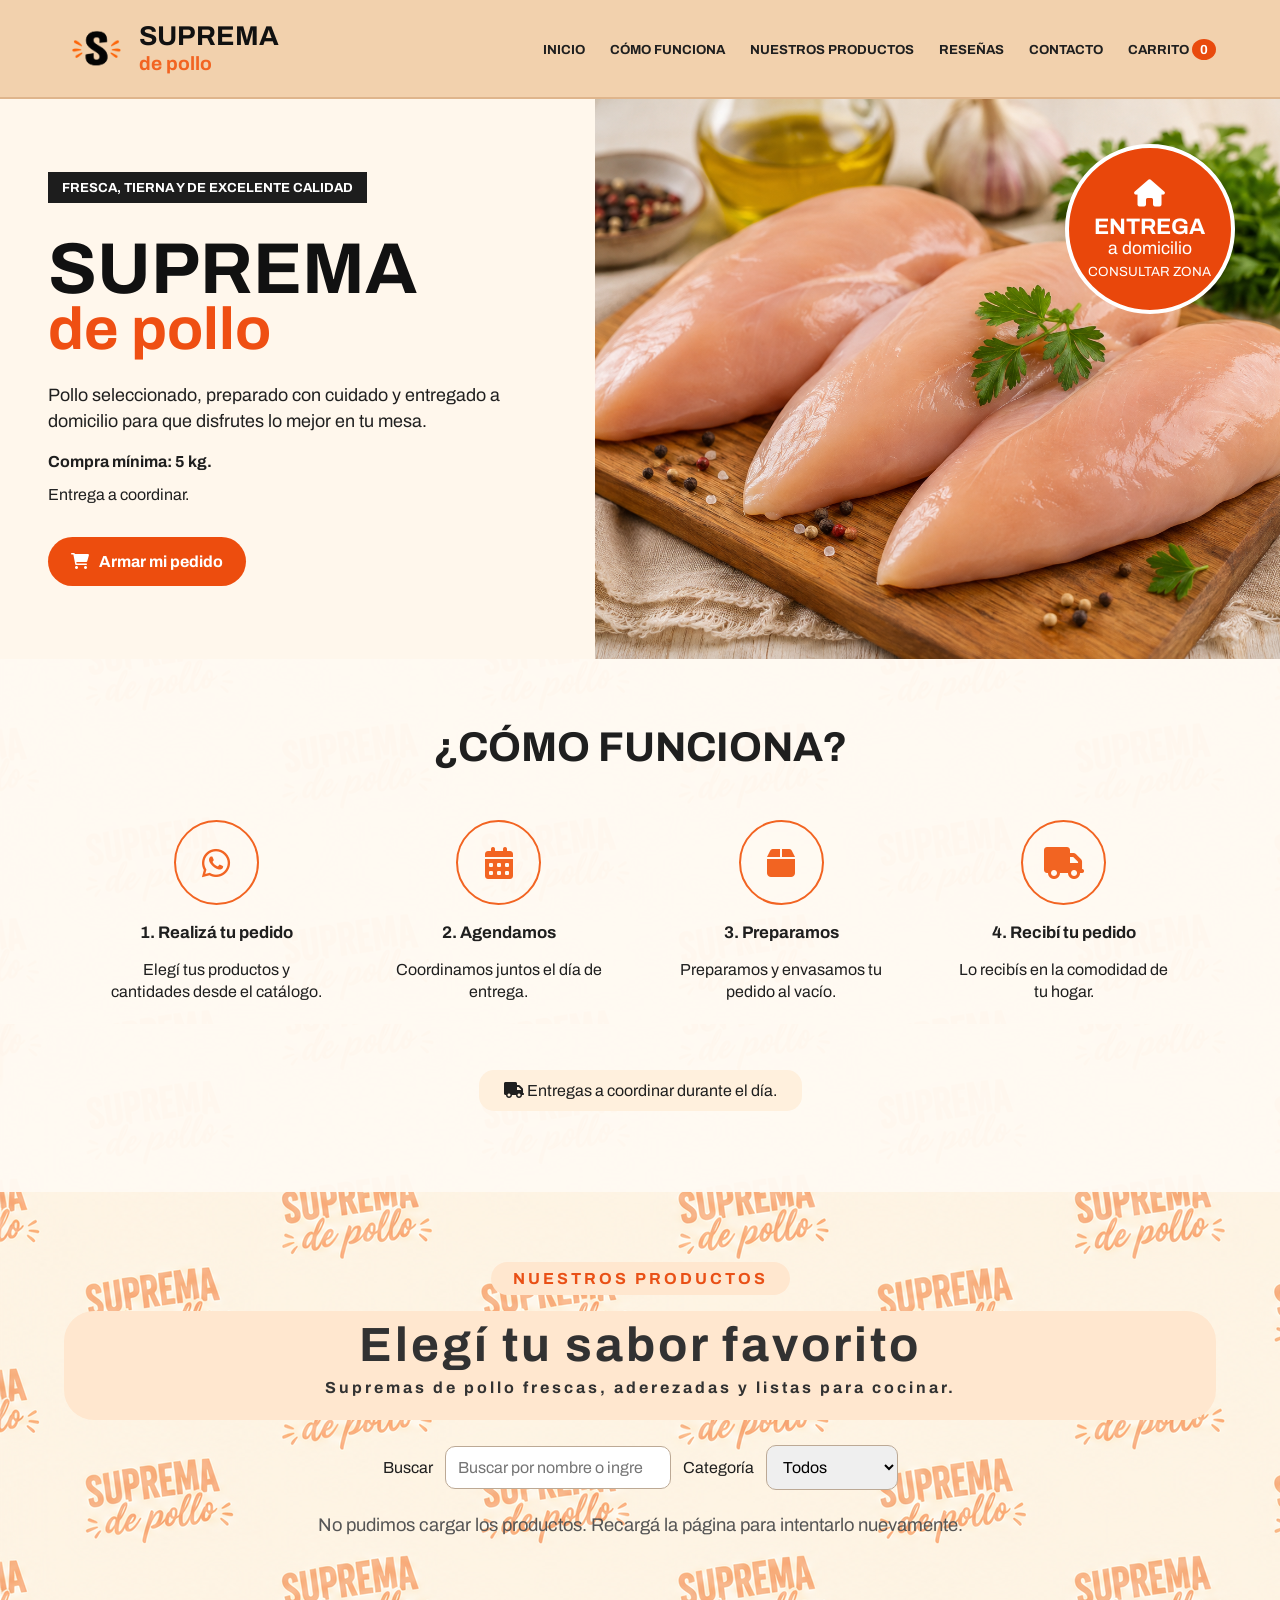
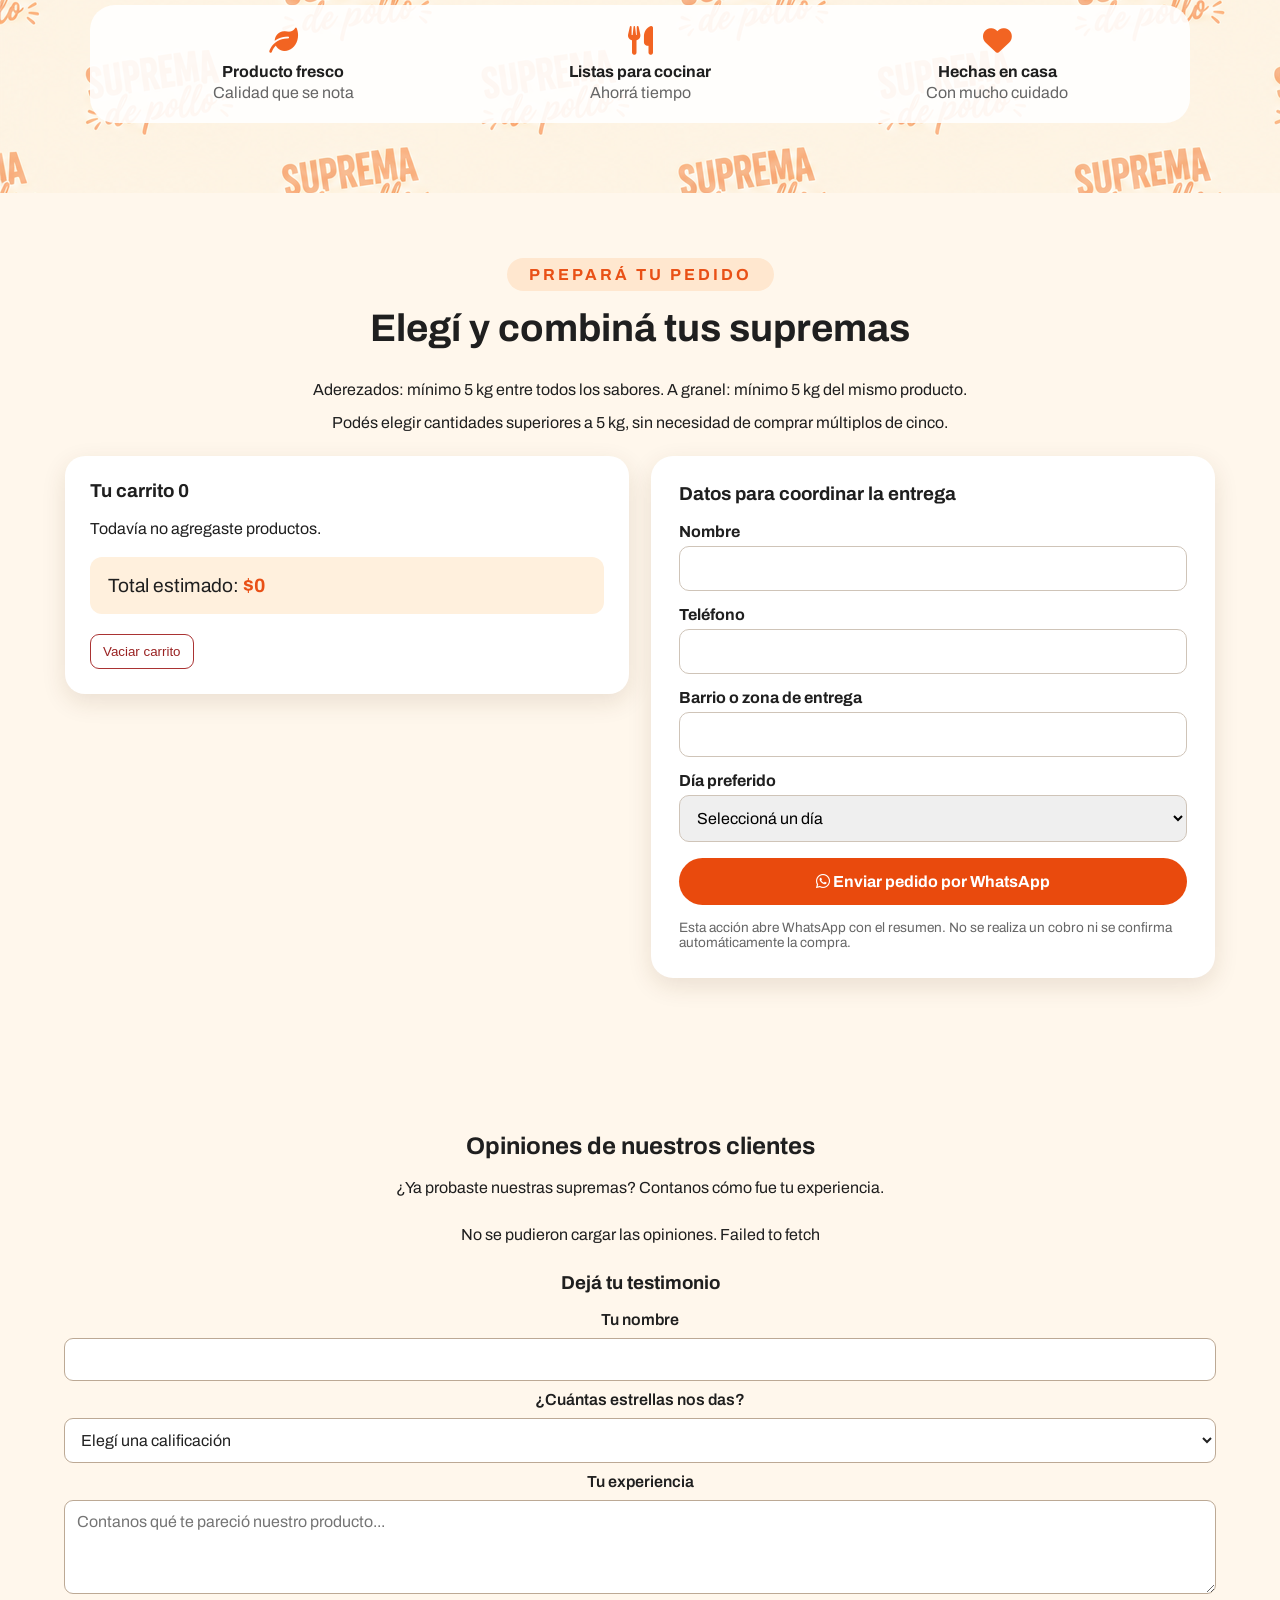
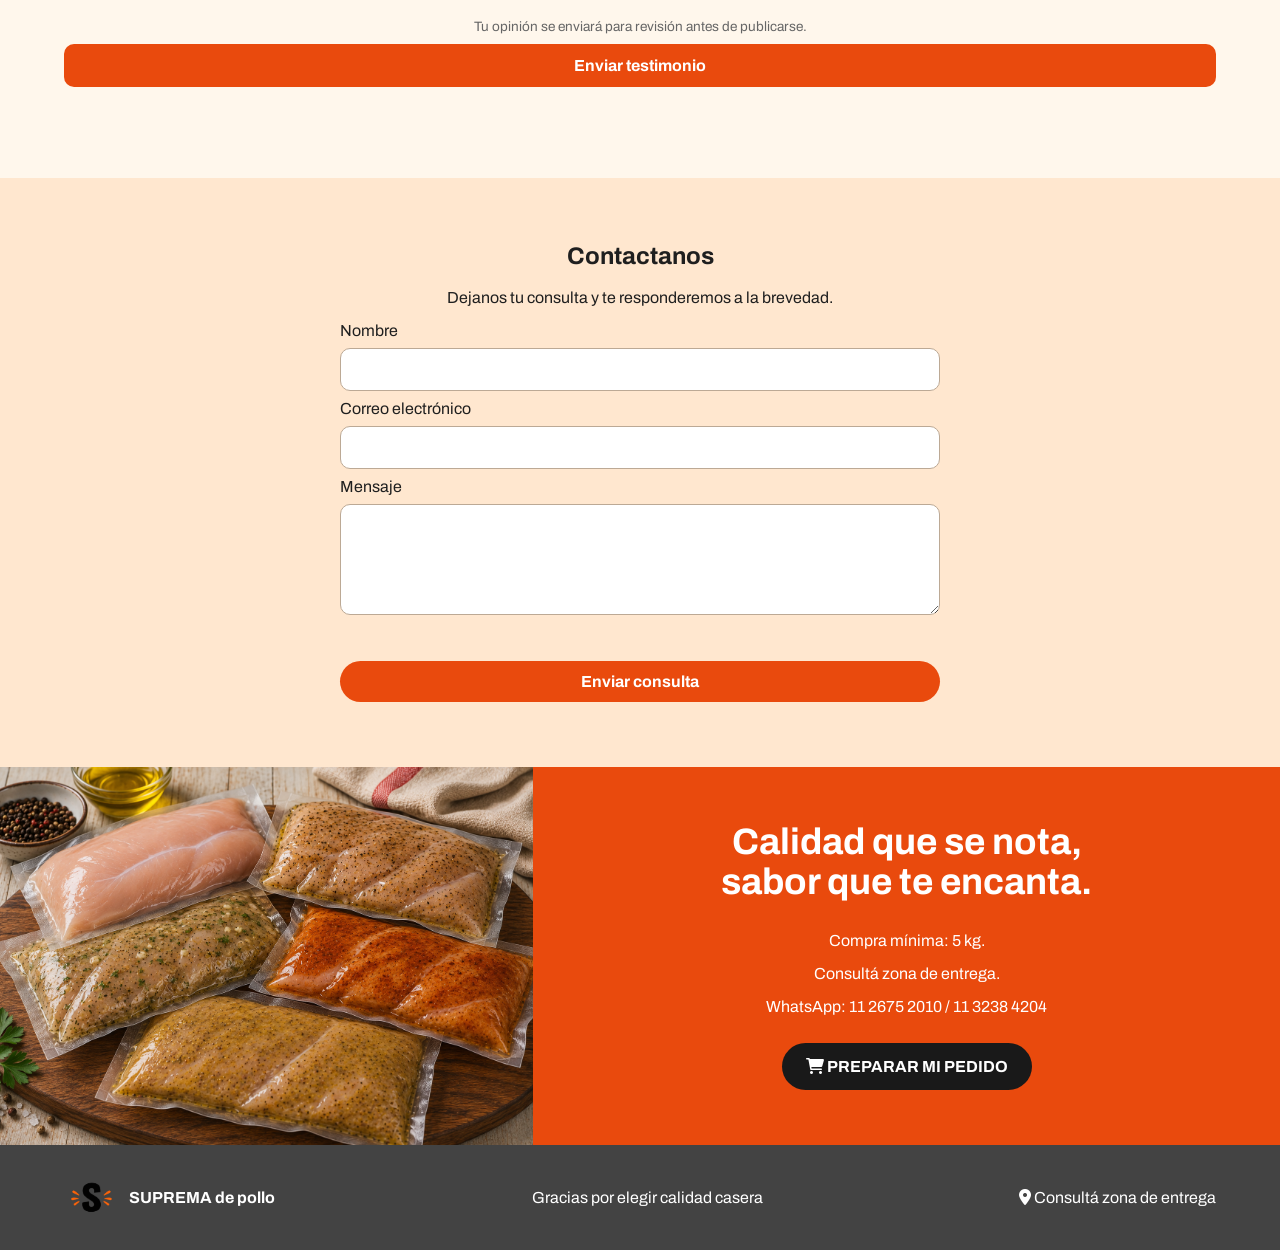
<file: index.html>
<!DOCTYPE html>
<html lang="es">

<head>
    <meta charset="UTF-8">
    <meta name="viewport" content="width=device-width, initial-scale=1.0">
    <title>Suprema de Pollo | Supremas frescas para cocinar</title>
    <meta name="description" content="Supremas de pollo frescas, a granel y aderezadas. Combiná sabores desde 5 kg y coordiná tu entrega.">
    <meta name="theme-color" content="#f2d1ad">
    <link rel="preconnect" href="https://fonts.googleapis.com">
    <link href="https://fonts.googleapis.com/css2?family=Archivo:wght@400;600;700;800&display=swap" rel="stylesheet">
    <link rel="stylesheet" href="https://cdnjs.cloudflare.com/ajax/libs/font-awesome/6.0.0-beta3/css/all.min.css">
    <link rel="stylesheet" href="styles.css?v=20261112-1">
    <link rel="icon" type="image/png" href="img/favicon.png">
</head>

<body>

    <header>
        <div class="marca">
            <img class="header__logo" src="img/favicon.png" alt="Logo Suprema de Pollo">
            <div>
                <h1>SUPREMA</h1>
                <p>de pollo</p>
            </div>
        </div>

        <nav>
            <ul>
                <li><a href="#inicio">INICIO</a></li>
                <li><a href="#como-funciona">CÓMO FUNCIONA</a></li>
                <li><a href="#productos">NUESTROS PRODUCTOS</a></li>
                <li><a href="#resenas">RESEÑAS</a></li>
                <li><a href="#contacto-formulario">CONTACTO</a></li>
                <li><a href="#carrito">CARRITO <span id="contador-carrito" aria-live="polite">0</span></a></li>
            </ul>
        </nav>
    </header>

    <main>

        <section id="inicio">
            <div class="inicio__texto">
                <p class="mini-titulo">FRESCA, TIERNA Y DE EXCELENTE CALIDAD</p>
                <h2 id="titulo_inicio">SUPREMA <span>de pollo</span></h2>

                <p class="descripcion-inicio">
                    Pollo seleccionado, preparado con cuidado y entregado a domicilio
                    para que disfrutes lo mejor en tu mesa.
                </p>

                <p><strong>Compra mínima: 5 kg.</strong></p>
                <p>Entrega a coordinar.</p>

                <a class="boton-principal" href="#como-funciona">
                    <i class="fas fa-shopping-cart" aria-hidden="true"></i> Armar mi pedido
                </a>
            </div>

            <div class="inicio__foto">
                <img src="img/suprema-pollo.png" alt="Supremas de pollo frescas">
                <div class="circulo-entrega">
                    <i class="fas fa-house"></i>
                    <strong>ENTREGA</strong>
                    <span>a domicilio</span>
                    <small>Consultar zona</small>
                </div>
            </div>
        </section>


        <section id="como-funciona">
            <h2>¿CÓMO FUNCIONA?</h2>

            <div class="pasos">
                <article>
                    <i class="fab fa-whatsapp"></i>
                    <h3>1. Realizá tu pedido</h3>
                    <p>Elegí tus productos y cantidades desde el catálogo.</p>
                </article>

                <article>
                    <i class="fas fa-calendar-alt"></i>
                    <h3>2. Agendamos</h3>
                    <p>Coordinamos juntos el día de entrega.</p>
                </article>

                <article>
                    <i class="fas fa-box"></i>
                    <h3>3. Preparamos</h3>
                    <p>Preparamos y envasamos tu pedido al vacío.</p>
                </article>

                <article>
                    <i class="fas fa-truck"></i>
                    <h3>4. Recibí tu pedido</h3>
                    <p>Lo recibís en la comodidad de tu hogar.</p>
                </article>
            </div>

            <p class="aviso-entrega"><i class="fas fa-truck"></i> Entregas a coordinar durante el día.</p>
        </section>



        <section id="productos">
            <p class="subtitulo-naranja">NUESTROS PRODUCTOS</p>
                <div class="h2-gris"> 
                    <h2>Elegí tu sabor favorito</h2>
                    <p>Supremas de pollo frescas, aderezadas y listas para cocinar.</p>
                </div>

            <div class="catalogo-controles">
                <label for="buscar-producto">Buscar</label>
                <input id="buscar-producto" type="search" placeholder="Buscar por nombre o ingrediente">
                <label for="filtro-tipo">Categoría</label>
                <select id="filtro-tipo"><option value="todos">Todos</option><option value="granel">A granel</option><option value="aderezado">Aderezados</option></select>
            </div>
            <p id="estado-catalogo" role="status" aria-live="polite">Cargando productos...</p>
            <div class="productos__contenedor" id="productos-contenedor"></div>

            <div class="beneficios">
                <div><i class="fas fa-leaf"></i><strong>Producto fresco</strong><span>Calidad que se nota</span></div>
                <div><i class="fas fa-utensils"></i><strong>Listas para cocinar</strong><span>Ahorrá tiempo</span></div>
                <div><i class="fas fa-heart"></i><strong>Hechas en casa</strong><span>Con mucho cuidado</span></div>
            </div>
        </section>


        <a class="carrito-flotante" href="#carrito" id="acceso-carrito-flotante" aria-label="Ver carrito de compras">🛒 <span id="carrito-flotante-resumen">Ver carrito</span></a>

        <section id="hacer-pedido">
            <p class="subtitulo-naranja">PREPARÁ TU PEDIDO</p>
            <h2>Elegí y combiná tus supremas</h2>
            <p>Aderezados: mínimo 5 kg entre todos los sabores. A granel: mínimo 5 kg del mismo producto.</p>
            <p>Podés elegir cantidades superiores a 5 kg, sin necesidad de comprar múltiplos de cinco.</p>
            <div class="compra-layout">
                <div id="carrito" class="panel-compra">
                    <h3>Tu carrito <span id="carrito-cantidad" aria-live="polite">0</span></h3>
                    <div id="carrito-lista"><p>Todavía no agregaste productos.</p></div>
                    <p id="carrito-reglas" role="status" aria-live="polite"></p>
                    <p class="total-pedido">Total estimado: <strong id="carrito-total">$0</strong></p>
                    <button id="vaciar-carrito" type="button" class="boton-secundario">Vaciar carrito</button>
                </div>
                <form id="formulario-pedido" class="panel-compra">
                    <h3>Datos para coordinar la entrega</h3>
                    <label for="pedido-nombre">Nombre</label><input id="pedido-nombre" type="text" required autocomplete="name">
                    <label for="pedido-telefono">Teléfono</label><input id="pedido-telefono" type="tel" required autocomplete="tel">
                    <label for="pedido-zona">Barrio o zona de entrega</label><input id="pedido-zona" type="text" required>
                    <label for="pedido-dia">Día preferido</label>
                    <select id="pedido-dia" required><option value="">Seleccioná un día</option><option>Lunes</option><option>Viernes</option></select>
                    <p id="pedido-aviso" role="status" aria-live="polite"></p>
                    <button type="submit"><i class="fab fa-whatsapp" aria-hidden="true"></i> Enviar pedido por WhatsApp</button>
                    <p class="nota-pedido">Esta acción abre WhatsApp con el resumen. No se realiza un cobro ni se confirma automáticamente la compra.</p>
                </form>
            </div>
        </section>

        <section id="resenas">
            <h2>Opiniones de nuestros clientes</h2>
            <p>¿Ya probaste nuestras supremas? Contanos cómo fue tu experiencia.</p>
            <div id="resenas-contenedor" class="resenas-grid" aria-live="polite">
                <p id="resenas-vacias">Todavía no hay testimonios publicados. ¡Podés dejar el primero!</p>
            </div>
            <div class="panel-testimonio">
                <h3>Dejá tu testimonio</h3>
                <form id="formulario-testimonio">
                    <label for="testimonio-nombre">Tu nombre</label>
                    <input id="testimonio-nombre" name="nombre" type="text" maxlength="80" autocomplete="name" required>
                    <label for="testimonio-estrellas">¿Cuántas estrellas nos das?</label>
                    <select id="testimonio-estrellas" name="estrellas" required>
                        <option value="">Elegí una calificación</option>
                        <option value="5">★★★★★ — 5 estrellas</option>
                        <option value="4">★★★★☆ — 4 estrellas</option>
                        <option value="3">★★★☆☆ — 3 estrellas</option>
                        <option value="2">★★☆☆☆ — 2 estrellas</option>
                        <option value="1">★☆☆☆☆ — 1 estrella</option>
                    </select>
                    <label for="testimonio-descripcion">Tu experiencia</label>
                    <textarea id="testimonio-descripcion" name="descripcion" rows="4" minlength="10" maxlength="800" required placeholder="Contanos qué te pareció nuestro producto..."></textarea>
                    <input type="hidden" name="tipo" value="Nuevo testimonio para revisión">
                    <p class="nota-pedido">Tu opinión se enviará para revisión antes de publicarse.</p>
                    <button type="submit" id="enviar-testimonio">Enviar testimonio</button>
                    <p id="testimonio-aviso" role="status" aria-live="polite"></p>
                </form>
            </div>
        </section>

        <section id="contacto-formulario">
            <h2>Contactanos</h2>
            <p>Dejanos tu consulta y te responderemos a la brevedad.</p>
            <form id="formulario-contacto">
                <label for="contacto-nombre">Nombre</label><input id="contacto-nombre" name="name" type="text" minlength="2" maxlength="80" required>
                <label for="contacto-email">Correo electrónico</label><input id="contacto-email" name="email" type="email" maxlength="254" required>
                <label for="contacto-mensaje">Mensaje</label><textarea id="contacto-mensaje" name="message" rows="5" minlength="10" maxlength="3000" required></textarea>
                <p id="contacto-aviso" role="status" aria-live="polite"></p>
                <button type="submit">Enviar consulta</button>
            </form>
        </section>

        <section class="llamada" id="contacto">
            <div class="llamada__imagen">
                <img src="img/pollos-todos.png" alt="Opciones de supremas de pollo envasadas al vacío">
            </div>
            <div class="llamada__texto">
                <h2>Calidad que se nota,<br> sabor que te encanta.</h2>
                <p>Compra mínima: 5 kg.</p>
                <p>Consultá zona de entrega.</p><p>WhatsApp: 11 2675 2010 / 11 3238 4204</p>
                <a href="#hacer-pedido"> <i class="fas fa-shopping-cart"></i> PREPARAR MI PEDIDO
                </a>
            </div>
        </section>

    </main>

    <footer>
        <div>
            <img src="img/favicon.png" alt="Logo Suprema de Pollo">
            <strong>SUPREMA de pollo</strong>
        </div>
        <p>Gracias por elegir calidad casera</p>
        <p><i class="fas fa-location-dot"></i> Consultá zona de entrega</p>
    </footer>

    <script src="script.js?v=20261112-1" defer></script>
    <script src="testimonios.js?v=20261108-3" defer></script>
</body>
</html>
</file>
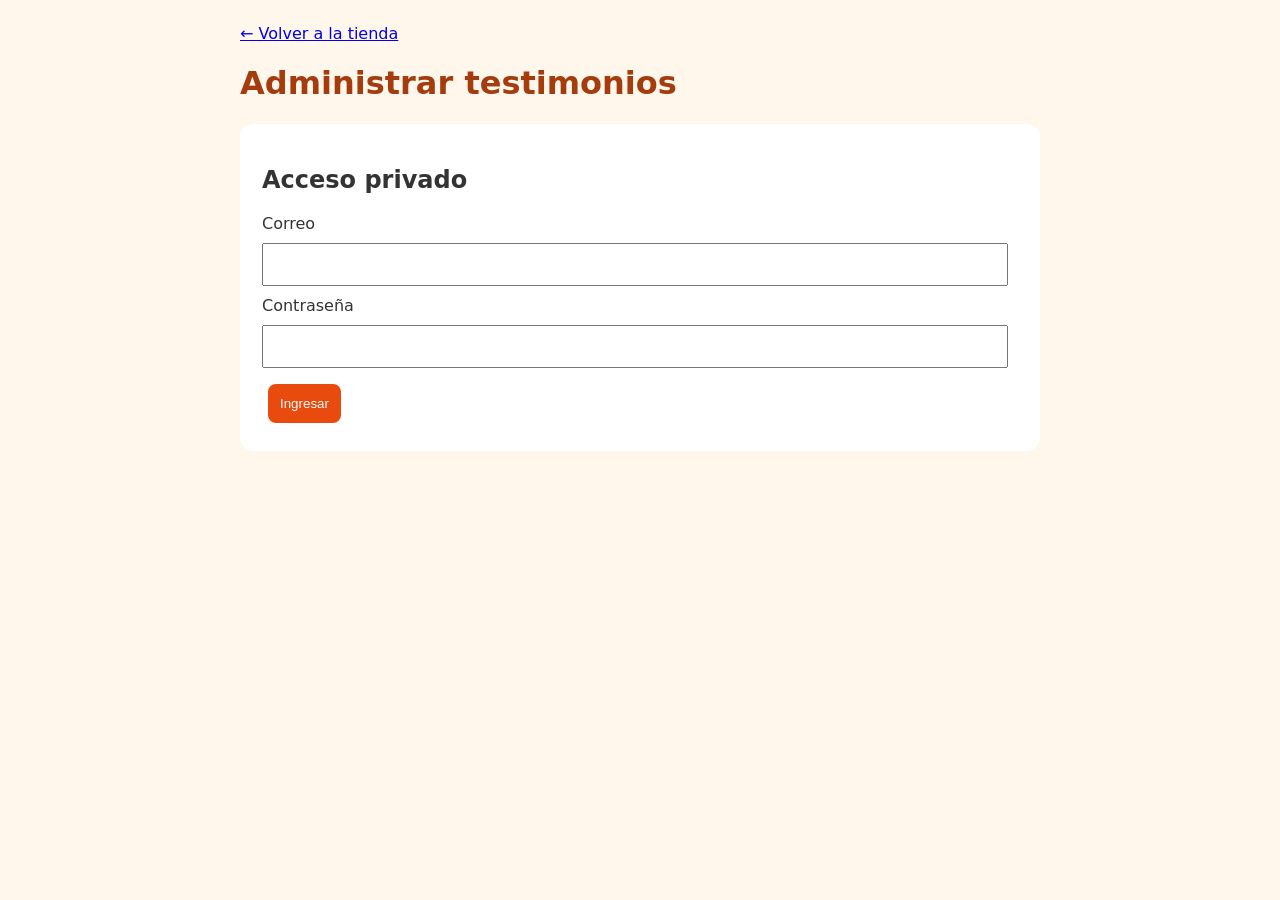
<file: admin-testimonios.html>
<!doctype html><html lang="es"><head><meta charset="utf-8"><meta name="viewport" content="width=device-width,initial-scale=1"><title>Administrar testimonios | Suprema de Pollo</title><style>body{font:16px system-ui;background:#fff7ec;color:#333;margin:0;padding:24px}main{max-width:800px;margin:auto}h1{color:#a43c0d}form,article{background:white;border-radius:14px;padding:22px;margin:16px 0}label,input,select{display:block;margin:10px 0}input{padding:12px;width:95%}button{background:#e94a0d;color:white;border:0;border-radius:8px;padding:12px;margin:6px;cursor:pointer}.oculto{display:none}.estrellas{color:#c98300}</style></head><body><main><a href="index.html">← Volver a la tienda</a><h1>Administrar testimonios</h1><form id="login"><h2>Acceso privado</h2><label>Correo<input id="email" type="email" required></label><label>Contraseña<input id="password" type="password" required></label><button>Ingresar</button></form><section id="panel" class="oculto"><button id="salir">Cerrar sesión</button><label>Estado <select id="filtro"><option value="pendiente">Pendientes</option><option value="aprobado">Aprobados</option><option value="rechazado">Rechazados</option></select></label><div id="lista"></div></section><p id="mensaje" role="status"></p></main><script>
const base="https://wumrhtyztpircywntcdw.supabase.co",key="sb_publishable_JqC21O-PYQDhTFdMBcXK0Q_TBGibGjj";
let token=sessionStorage.getItem("suprema-token")||"";
const $=id=>document.getElementById(id), headers=()=>({apikey:key,Authorization:"Bearer "+token,"Content-Type":"application/json"});
async function comprobar(){const r=await fetch(base+"/rest/v1/administradores?select=user_id&limit=1",{headers:headers()});if(!r.ok||(await r.json()).length===0)throw Error("No tenés permiso de administrador");}
async function entrar(){await comprobar();$("login").classList.add("oculto");$("panel").classList.remove("oculto");$("mensaje").textContent="";await cargar();}
$("login").addEventListener("submit",async e=>{e.preventDefault();$("mensaje").textContent="Verificando...";try{const r=await fetch(base+"/auth/v1/token?grant_type=password",{method:"POST",headers:{apikey:key,"Content-Type":"application/json"},body:JSON.stringify({email:$("email").value,password:$("password").value})});if(!r.ok)throw Error("Credenciales incorrectas");token=(await r.json()).access_token;await entrar();sessionStorage.setItem("suprema-token",token);$("password").value="";}catch(e){token="";$("mensaje").textContent=e.message;}});
async function cargar(){const lista=$("lista");lista.textContent="Cargando...";try{const r=await fetch(base+"/rest/v1/testimonios?select=id,nombre,estrellas,descripcion,estado,creado_en&estado=eq."+$("filtro").value+"&order=creado_en.desc",{headers:headers()});if(!r.ok)throw Error("No se pudieron cargar los testimonios");const datos=await r.json();lista.replaceChildren();if(!datos.length)lista.textContent="No hay testimonios en esta categoría.";datos.forEach(t=>{const card=document.createElement("article");const h=document.createElement("h3");h.textContent=t.nombre;const stars=document.createElement("p");stars.className="estrellas";stars.textContent="★".repeat(t.estrellas)+"☆".repeat(5-t.estrellas);const p=document.createElement("p");p.textContent=t.descripcion;card.append(h,stars,p);for(const [estado,label] of [["aprobado","Aprobar"],["rechazado","Rechazar"],["pendiente","Dejar pendiente"]]){if(t.estado===estado)continue;const b=document.createElement("button");b.textContent=label;b.onclick=()=>cambiar(t.id,estado);card.append(b);}lista.append(card);});}catch(e){lista.textContent=e.message;}}
async function cambiar(id,estado){$("mensaje").textContent="Guardando...";try{const r=await fetch(base+"/rest/v1/testimonios?id=eq."+id,{method:"PATCH",headers:headers(),body:JSON.stringify({estado})});if(!r.ok)throw Error("No se pudo cambiar el estado");$("mensaje").textContent="Estado actualizado.";await cargar();}catch(e){$("mensaje").textContent=e.message;}}
$("filtro").onchange=cargar;$("salir").onclick=()=>{token="";sessionStorage.removeItem("suprema-token");$("panel").classList.add("oculto");$("login").classList.remove("oculto");};if(token)entrar().catch(()=>{token="";sessionStorage.removeItem("suprema-token");$("mensaje").textContent="Ingresá nuevamente.";});
</script></body></html>
</file>
<file: styles.css>
/* estilos generales */
* {
    box-sizing: border-box;
}

body {
    margin: 0;
    background-color: #fff4e6;
    background-image: url('img/fondo-suprema.png');
    background-size: fill;
    color: #1f1f1f;
    font-family: 'Archivo', sans-serif;
}

h1, h2, h3, p {
    margin-top: 0;
}

a {
    text-decoration: none;
}

/* header */
header {
    background-color: #f2d1ad;
    padding: 16px 5%;
    display: flex;
    justify-content: space-between;
    align-items: center;
    gap: 25px;
    border-bottom: 2px solid #dfb58c;
}

.marca {
    display: flex;
    align-items: center;
    gap: 10px;
}

.header__logo {
    width: 65px;
}

.marca h1 {
    margin: 0;
    font-size: 1.7rem;
    line-height: 1;
    color: #111;
}

.marca p {
    margin: 2px 0 0;
    color: #f26422;
    font-size: 1.2rem;
    font-weight: 700;
}

header nav ul {
    list-style: none;
    display: flex;
    gap: 25px;
    padding: 0;
    margin: 0;
}

header nav a {
    color: #1f1f1f;
    font-size: .82rem;
    font-weight: 700;
}

header nav a:hover {
    color: #f26422;
}

/* inicio */
#inicio {
    background-color: #fff7ec;
    min-height: 560px;
    display: grid;
    grid-template-columns: 1fr 1.15fr;
    align-items: center;
    overflow: hidden;
}

.inicio__texto {
    padding: 55px 35px 55px 8%;
}

.mini-titulo {
    display: inline-block;
    color: white;
    background-color: #1d1d1d;
    padding: 8px 14px;
    font-size: .82rem;
    font-weight: 700;
}

#titulo_inicio {
    color: #111;
    font-size: 4.5rem;
    line-height: .92;
    margin: 20px 0 25px;
}

#titulo_inicio span {
    display: block;
    color: #ef4f13;
    font-size: 3.7rem;
}

.descripcion-inicio {
    max-width: 520px;
    font-size: 1.12rem;
    line-height: 1.5;
}

.boton-principal {
    display: inline-block;
    margin-top: 18px;
    padding: 16px 23px;
    border-radius: 30px;
    background-color: #ed4d0e;
    color: white;
    font-weight: 700;
}

.boton-principal i {
    margin-right: 7px;
}

.inicio__foto {
    height: 100%;
    min-height: 560px;
    position: relative;
}

.inicio__foto img {
    width: 100%;
    height: 100%;
    object-fit: cover;
    display: block;
}

.circulo-entrega {
    position: absolute;
    top: 45px;
    right: 45px;
    width: 170px;
    height: 170px;
    border-radius: 50%;
    background-color: #e9470b;
    color: white;
    border: 4px solid white;
    display: flex;
    flex-direction: column;
    justify-content: center;
    align-items: center;
    text-align: center;
}

.circulo-entrega i { font-size: 1.7rem; margin-bottom: 7px; }
.circulo-entrega strong { font-size: 1.4rem; }
.circulo-entrega span { font-size: 1.1rem; }
.circulo-entrega small { margin-top: 6px; text-transform: uppercase; }

/* productos */
#productos {
    text-align: center;
    padding: 70px 5%;
}

.subtitulo-naranja {
    display: inline-block;
    color: #e95016;
    background: #ffe7cf;
    padding: 8px 22px;
    border-radius: 30px;
    font-weight: 700;
    letter-spacing: 3px;
}

.h2-gris {
    display: flex;
    flex-direction: column;
    align-items: center;
    color: #323232;
    background: #ffe7cf;
    padding: 8px 22px;
    border-radius: 30px;
    font-weight: 700;
    letter-spacing: 3px;
    
}

#productos h2 {
    font-size: 3rem;
    margin-bottom: 8px;
}

#productos > p:not(.subtitulo-naranja) {
    font-size: 1.15rem;
    color: #555;
}

.productos__contenedor {
    display: grid;
    grid-template-columns: repeat(3, 1fr);
    gap: 22px;
    max-width: 1180px;
    margin: 35px auto 0;
}

.producto {
    background-color: rgba(255,255,255,.94);
    padding: 12px 12px 22px;
    border-radius: 24px;
    text-align: left;
    border: 1px solid #f0e4d6;
    box-shadow: 0 8px 20px rgba(91, 54, 23, .08);
    transition: .25s;
}

.producto:hover {
    transform: translateY(-5px);
}

.producto__imagen {
    width: 100%;
    height: 220px;
    object-fit: cover;
    border-radius: 18px;
}

.producto h3 {
    font-size: 1.55rem;
    margin: 18px 10px 7px;
}

.producto p {
    margin-left: 10px;
    margin-right: 10px;
    line-height: 1.4;
    color: #555;
}

.precio {
    color: #f26422 !important;
    font-size: 1.7rem;
    font-weight: 800;
}

.precio span {
    font-size: .9rem;
    color: #555;
    font-weight: 400;
}

.producto > a {
    display: block;
    background-color: #ff641f;
    color: white;
    text-align: center;
    padding: 12px;
    margin: 14px 10px 0;
    border-radius: 25px;
    font-weight: 700;
}

.beneficios {
    max-width: 1100px;
    margin: 35px auto 0;
    padding: 22px;
    background-color: rgba(255,255,255,.9);
    border-radius: 25px;
    display: flex;
    justify-content: space-around;
    gap: 15px;
}

.beneficios div {
    display: flex;
    flex-direction: column;
    align-items: center;
    min-width: 180px;
}

.beneficios i {
    color: #f26422;
    font-size: 1.8rem;
    margin-bottom: 8px;
}

.beneficios span {
    color: #666;
    margin-top: 4px;
}

/* como funciona */
#como-funciona {
    background-color: rgba(255, 250, 243, .96);
    text-align: center;
    padding: 65px 5%;
}

#como-funciona h2 {
    font-size: 2.6rem;
}

.pasos {
    display: grid;
    grid-template-columns: repeat(4, 1fr);
    gap: 30px;
    max-width: 1100px;
    margin: 35px auto;
}

.pasos article {
    padding: 15px;
}

.pasos i {
    width: 85px;
    height: 85px;
    border: 2px solid #f26422;
    border-radius: 50%;
    display: flex;
    align-items: center;
    justify-content: center;
    margin: auto;
    font-size: 2rem;
    color: #f26422;
}

.pasos h3 {
    font-size: 1.05rem;
    margin-top: 18px;
}

.pasos p {
    line-height: 1.4;
}

.aviso-entrega {
    display: inline-block;
    background: #fff0dd;
    padding: 12px 25px;
    border-radius: 15px;
}

/* bloque naranja final */
.llamada {
    background-color: #e94a0d;
    color: white;
    display: grid;
    grid-template-columns: 1fr 1.4fr;
    min-height: 330px;
}

.llamada__imagen img {
    width: 100%;
    height: 100%;
    object-fit: cover;
    display: block;
}

.llamada__texto {
    padding: 55px;
    text-align: center;
    align-self: center;
}

.llamada__texto h2 {
    font-size: 2.3rem;
}

.llamada__texto a {
    display: inline-block;
    background: #191919;
    color: white;
    padding: 15px 24px;
    border-radius: 30px;
    font-weight: 700;
    margin-top: 12px;
}

footer {
    background: #434343;
    color: white;
    padding: 25px 5%;
    display: flex;
    justify-content: space-between;
    align-items: center;
    gap: 20px;
}

footer div {
    display: flex;
    align-items: center;
    gap: 10px;
}

footer img {
    width: 55px;
}

footer p { margin: 0; }


/* formulario de pedidos */
#hacer-pedido {
    background-color: #fff7ec;
    text-align: center;
    padding: 65px 5%;
}
#hacer-pedido h2 { font-size: 2.4rem; }
#formulario-pedido {
    max-width: 550px;
    margin: 30px auto 0;
    padding: 28px;
    background: white;
    border-radius: 22px;
    box-shadow: 0 8px 24px rgba(80, 50, 20, .12);
    text-align: left;
}
#formulario-pedido label {
    display: block;
    margin: 15px 0 6px;
    font-weight: 700;
}
#formulario-pedido input, #formulario-pedido select {
    width: 100%;
    padding: 13px;
    border: 1px solid #cfc4b8;
    border-radius: 10px;
    font: inherit;
}
.total-pedido {
    background: #fff0dd;
    border-radius: 12px;
    padding: 18px;
    margin: 20px 0;
    font-size: 1.2rem;
}
.total-pedido strong { color: #e95016; }
#formulario-pedido button {
    width: 100%;
    padding: 15px;
    background: #e94a0d;
    color: white;
    border: 0;
    border-radius: 25px;
    font: inherit;
    font-weight: 700;
    cursor: pointer;
}
#formulario-pedido button:hover { background: #b93508; }
#pedido-aviso { color: #a4360c; margin-top: 15px; }
.nota-pedido { color: #666; font-size: .85rem; margin: 15px 0 0; }
.boton-principal:hover, .producto > a:hover { background: #c13a0a; }
body { background-size: auto; }

/* mq - primero tablet */
@media (max-width: 992px) {
    header { flex-direction: column; }
    header nav ul { flex-wrap: wrap; justify-content: center; }
    #inicio { grid-template-columns: 1fr 1fr; }
    #titulo_inicio { font-size: 3.4rem; }
    .productos__contenedor { grid-template-columns: repeat(2, 1fr); }
    .pasos { grid-template-columns: repeat(2, 1fr); }
    .circulo-entrega { width: 140px; height: 140px; }
    .circulo-entrega strong { font-size: 1.1rem; }
    .circulo-entrega span { font-size: .9rem; }
    .circulo-entrega small { font-size: .7rem; }
}
/* mq - celular */
@media (max-width: 768px) {
    header nav ul { flex-direction: column; text-align: center; gap: 12px; }
    #inicio { grid-template-columns: 1fr; }
    .inicio__texto { padding: 45px 25px; text-align: center; }
    #titulo_inicio { font-size: 3.2rem; }
    #titulo_inicio span { font-size: 2.6rem; }
    .inicio__foto { min-height: 390px; }
    .circulo-entrega { width: 125px; height: 125px; top: 20px; right: 20px; }
    .circulo-entrega i { font-size: 1.2rem; margin-bottom: 3px; }
    .circulo-entrega strong { font-size: 1rem; }
    .circulo-entrega span { font-size: .8rem; }
    .circulo-entrega small { font-size: .65rem; }
    #productos h2 { font-size: 2.2rem; }
    .productos__contenedor { grid-template-columns: 1fr; }
    .producto__imagen { height: auto; }
    .beneficios { flex-direction: column; }
    .pasos { grid-template-columns: 1fr; }
    .llamada { grid-template-columns: 1fr; }
    .llamada__imagen { height: 280px; }
    .llamada__texto { padding: 40px 25px; }
    footer { flex-direction: column; text-align: center; }
    #formulario-pedido { padding: 18px; }
}

/* Entrega final: catálogo, carrito, reseñas y contacto */
.catalogo-controles { display:flex; align-items:center; justify-content:center; flex-wrap:wrap; gap:12px; margin:25px auto; }
.catalogo-controles input,.catalogo-controles select { padding:12px; border:1px solid #bca995; border-radius:10px; font:inherit; max-width:100%; }
.productos__contenedor { display:flex; flex-wrap:wrap; justify-content:center; }
.producto { flex:1 1 235px; max-width:360px; }
.producto label { display:block; margin:12px 10px 5px; font-weight:700; }
.cantidad-producto { margin:0 10px; padding:10px; width:100px; border-radius:8px; border:1px solid #cfc4b8; font:inherit; }
.producto button, #formulario-contacto button { display:block; margin:14px 10px 0; border:0; border-radius:25px; background:#e94a0d; color:#fff; padding:12px 18px; font:inherit; font-weight:700; cursor:pointer; }
.compra-layout { display:grid; grid-template-columns:1fr 1fr; gap:22px; max-width:1150px; margin:25px auto; align-items:start; }
.panel-compra { background:#fff; border-radius:20px; padding:25px; text-align:left; box-shadow:0 8px 24px rgba(80,50,20,.12); }
#formulario-pedido { max-width:none; margin:0; }
.carrito-fila { display:flex; flex-wrap:wrap; align-items:center; gap:12px; border-bottom:1px solid #eee; padding:15px 0; }
.carrito-fila strong { flex:1 1 170px; }
.carrito-fila input { width:80px; padding:8px; border:1px solid #aaa; border-radius:8px; font:inherit; }
.carrito-fila button,.boton-secundario { border:1px solid #a33; background:white; color:#922; padding:9px 12px; border-radius:9px; cursor:pointer; }
#carrito-reglas { color:#9d3b0c; font-weight:600; }
#resenas { background:#fff7ec; padding:65px 5%; text-align:center; }
.resenas-grid { display:grid; grid-template-columns:repeat(3,1fr); gap:20px; max-width:1100px; margin:30px auto; }
.resenas-grid article { background:white; border-radius:18px; padding:28px; }
#contacto-formulario { padding:65px 5%; text-align:center; background:#ffe7cf; }
#formulario-contacto { max-width:600px; margin:auto; text-align:left; display:flex; flex-direction:column; gap:9px; }
#formulario-contacto input,#formulario-contacto textarea { width:100%; border:1px solid #bca995; border-radius:10px; padding:12px; font:inherit; }
#formulario-contacto button { margin:12px 0 0; }
#contador-carrito { background:#e94a0d; color:white; border-radius:50%; padding:3px 8px; }
:focus-visible { outline:3px solid #246ac5; outline-offset:3px; }
@media(max-width:768px) { .compra-layout,.resenas-grid { grid-template-columns:1fr; } .catalogo-controles { flex-direction:column; } .producto { max-width:100%; } }
\n/* Confirmación persistente al agregar productos al carrito */\n.producto .boton-agregar { transition: background-color .18s ease, color .18s ease, transform .18s ease; }\n.producto .boton-agregar.en-carrito { background:#287b49; color:#fff; }\n.producto .boton-agregar:active { transform:scale(.97); background:#175b34; }\n
/* Testimonios: formulario claro y adaptable a celulares */
.panel-testimonio { max-width:650px; margin:30px auto 0; padding:28px; border-radius:18px; background:#fff; text-align:left; box-shadow:0 8px 24px rgba(80,50,20,.1); }
.panel-testimonio h3 { margin:0 0 18px; }
#formulario-testimonio { display:flex; flex-direction:column; gap:10px; }
#formulario-testimonio label { font-weight:600; }
#formulario-testimonio input,#formulario-testimonio select,#formulario-testimonio textarea { width:100%; max-width:100%; padding:12px; border:1px solid #bca995; border-radius:9px; font:inherit; background:#fff; color:#222; }
#formulario-testimonio button { cursor:pointer; padding:13px; border:0; border-radius:10px; background:#e94a0d; color:#fff; font:inherit; font-weight:700; }
#formulario-testimonio button:disabled { opacity:.65; cursor:wait; }
#formulario-testimonio button:active { background:#287b49; }
#testimonio-aviso { font-weight:600; }
#resenas-contenedor { grid-template-columns:repeat(auto-fit,minmax(min(100%,250px),1fr)); }
#resenas-vacias { grid-column:1/-1; }
@media(max-width:600px) { .panel-testimonio { padding:18px; } }

/* Mejoras UX posteriores a las pruebas con usuarios */
.cantidad-en-carrito { color:#246a40 !important; font-weight:800; background:#eaf6ed; border-radius:10px; padding:10px 12px; margin:10px; }
.carrito-flotante { display:none; }
@media (max-width:768px) {
  body { padding-bottom:74px; }
  .carrito-flotante {
    display:flex; align-items:center; justify-content:center; gap:10px;
    position:fixed; z-index:1000; left:16px; right:16px; bottom:14px;
    padding:14px 18px; border-radius:30px; background:#292929; color:white;
    box-shadow:0 5px 20px rgba(0,0,0,.25); font-weight:800; text-decoration:none;
    font-size:1rem;
  }
  .carrito-flotante.con-productos { background:#287b49; }
  .cantidad-producto { width:100%; max-width:160px; min-height:46px; }
  #productos { padding-top:45px; }
  .producto { scroll-margin-top:20px; }
}
.cantidad-producto::-webkit-inner-spin-button,
.cantidad-producto::-webkit-outer-spin-button { -webkit-appearance:none; margin:0; }
.cantidad-producto { appearance:textfield; -moz-appearance:textfield; }
</file>
